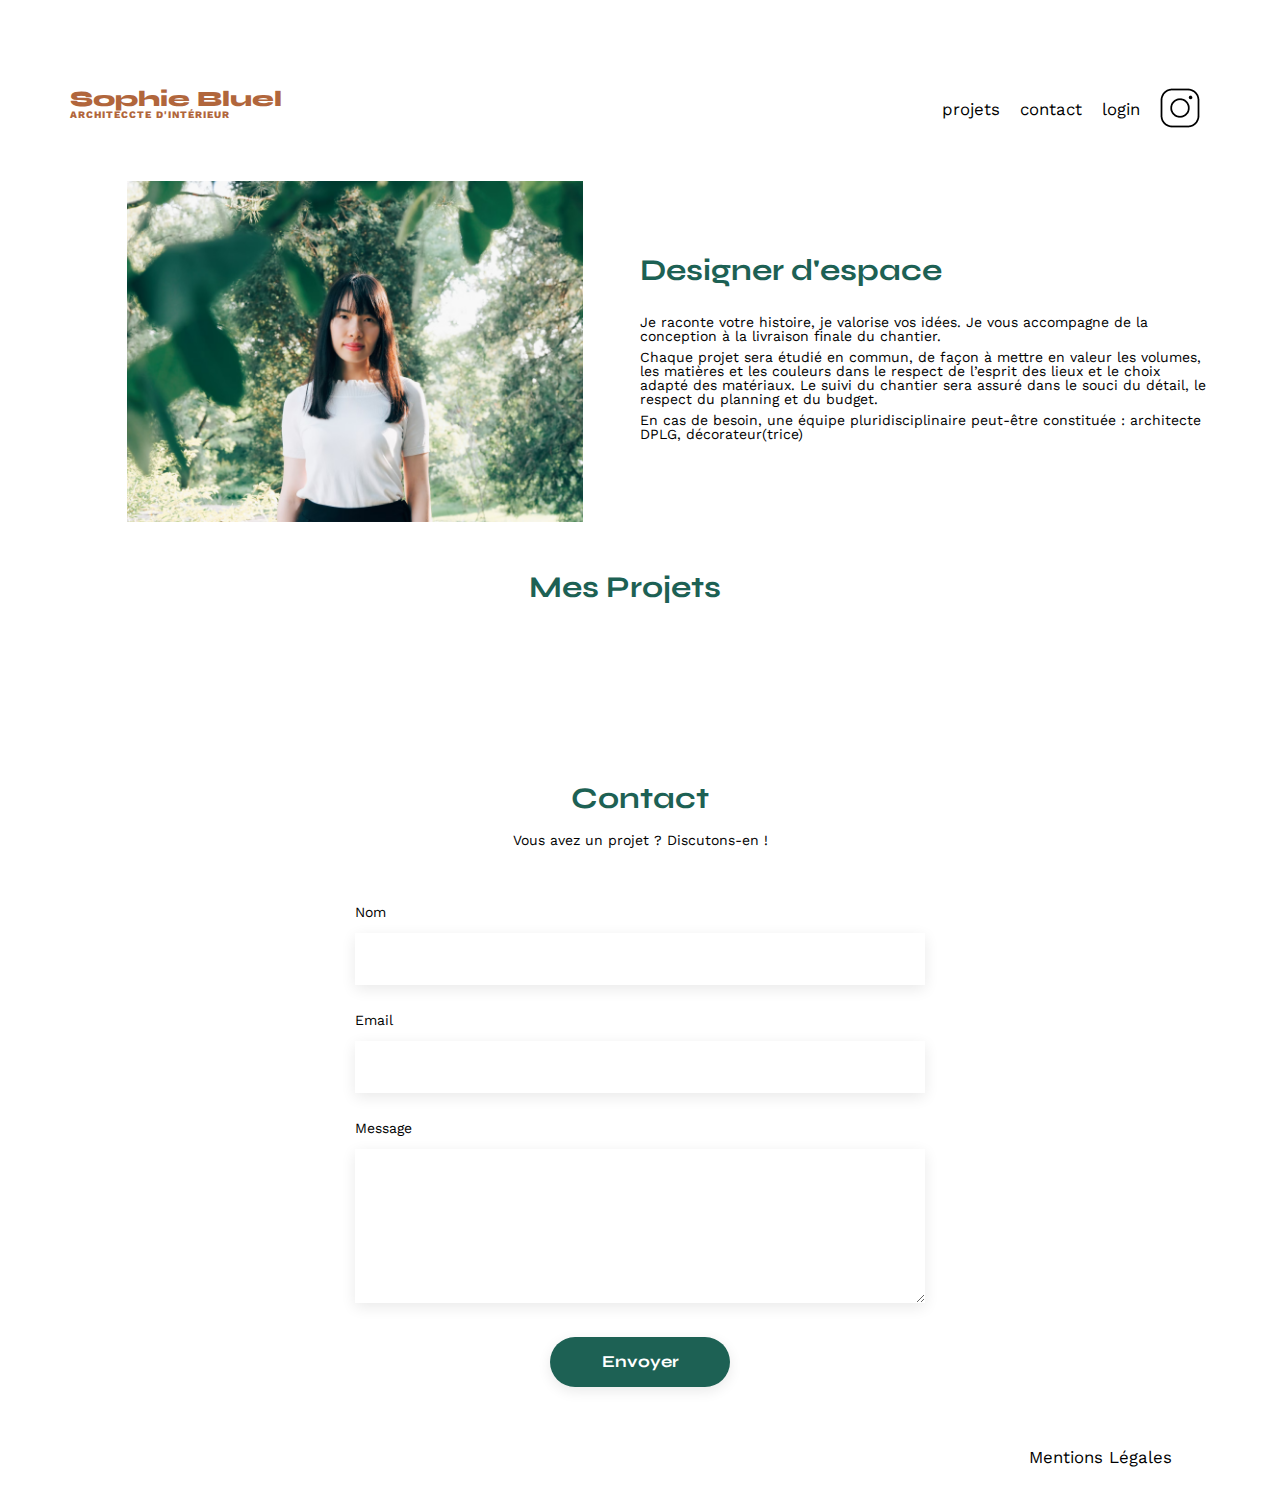
<file: FrontEnd/index.html>
<!DOCTYPE html>
<html lang="fr">
  <head>
    <meta charset="UTF-8" />
    <title>Sophie Bluel - Architecte d'intérieur</title>
    <meta name="viewport" content="width=device-width, initial-scale=1.0" />
    <link rel="preconnect" href="https://fonts.googleapis.com" />
    <link rel="preconnect" href="https://fonts.gstatic.com" crossorigin />
    <link
      href="https://fonts.googleapis.com/css2?family=Syne:wght@700;800&family=Work+Sans&display=swap"
      rel="stylesheet"
    />
    <meta name="description" content="" />
    <link
      rel="stylesheet"
      href="https://cdnjs.cloudflare.com/ajax/libs/font-awesome/6.2.1/css/all.min.css"
      integrity="sha512-MV7K8+y+gLIBoVD59lQIYicR65iaqukzvf/nwasF0nqhPay5w/9lJmVM2hMDcnK1OnMGCdVK+iQrJ7lzPJQd1w=="
      crossorigin="anonymous"
      referrerpolicy="no-referrer"
    />
    <link rel="stylesheet" href="./assets/style.css" />
  </head>
  <body>
    <header>
      <div id="edit" class="hidden">
        <button class="btn-edit pub">
          <svg
            width="19"
            height="19"
            viewBox="0 0 19 19"
            fill="none"
            xmlns="http://www.w3.org/2000/svg"
          >
            <path
              d="M8.90827 5.6194L7.0677 7.45996C6.3896 8.13807 5.70762 8.81617 5.03339 9.50203C4.87452 9.66477 4.7544 9.88177 4.7079 10.0949C4.46378 11.2147 4.22741 12.3346 3.99104 13.4544L3.8593 14.0744C3.7973 14.3766 3.87867 14.6789 4.08404 14.8842C4.24291 15.0431 4.46378 15.1322 4.69627 15.1322C4.76214 15.1322 4.82802 15.1245 4.89389 15.1129L5.57587 14.9695C6.66084 14.7409 7.74968 14.5084 8.83465 14.2836C9.08652 14.2294 9.29963 14.117 9.48175 13.9349C12.5274 10.8854 15.5731 7.8397 18.6187 4.79792C18.8435 4.57318 18.9675 4.30581 18.9985 3.97645C19.0023 3.9222 18.9985 3.86795 18.9868 3.81758C18.9675 3.74008 18.952 3.65871 18.9326 3.58121C18.89 3.38359 18.8435 3.15885 18.7505 2.94185C18.1809 1.63989 17.2354 0.709921 15.9412 0.186812C15.6816 0.0821901 15.4065 0.0473162 15.1662 0.0163172L15.1003 0.00856739C14.7516 -0.0340563 14.4339 0.0821901 14.1587 0.361182C12.415 2.11263 10.6597 3.86795 8.90827 5.6194ZM14.9725 0.942414C14.9802 0.942414 14.9841 0.942414 14.9918 0.942414L15.0577 0.950164C15.2592 0.973413 15.4452 0.996662 15.5924 1.05866C16.6464 1.4849 17.4214 2.24437 17.8903 3.31384C17.9445 3.43784 17.9794 3.59671 18.0142 3.76333C18.0259 3.82533 18.0414 3.88732 18.053 3.94932C18.0375 4.01907 18.0104 4.06557 17.9561 4.11594C14.9066 7.15772 11.8609 10.2073 8.81527 13.2529C8.7649 13.3033 8.7184 13.3265 8.64865 13.342C7.55981 13.5707 6.47484 13.7993 5.386 14.0279L4.81252 14.148L4.92102 13.6404C5.15738 12.5244 5.39375 11.4046 5.63399 10.2886C5.64174 10.2538 5.67274 10.1995 5.70762 10.1608C6.38185 9.47878 7.05608 8.80067 7.73418 8.12644L9.57475 6.28588C11.3301 4.53055 13.0854 2.77523 14.8368 1.01604C14.9105 0.954039 14.9453 0.942414 14.9725 0.942414Z"
              fill="white"
            />
            <path
              d="M1.50733 4.22446H8.27287C8.53637 4.22446 8.74949 4.01134 8.74949 3.74785C8.74949 3.48436 8.53637 3.27124 8.27287 3.27124H1.50733C0.67423 3.27124 0 3.94934 0 4.77857V17.4649C0 18.298 0.678105 18.9723 1.50733 18.9723H14.1898C15.0229 18.9723 15.6971 18.2942 15.6971 17.4649V10.9745C15.6971 10.711 15.484 10.4979 15.2205 10.4979C14.957 10.4979 14.7439 10.711 14.7439 10.9745V17.4649C14.7439 17.7711 14.4921 18.0229 14.1859 18.0229H1.50733C1.20121 18.0229 0.949346 17.7711 0.949346 17.4649V4.78244C0.949346 4.47633 1.20121 4.22446 1.50733 4.22446Z"
              fill="white"
            />
          </svg>
          Mode édition
        </button>
        <button class="btn-edit publier">publier les changements</button>
      </div>
      <h1 class="title-home">
        Sophie Bluel <span>ARCHITECCTE D'INTÉRIEUR</span>
      </h1>
      <nav class="nav-home">
        <ul>
          <a href="#gallery"><li>projets</li></a>
          <a href="#contact"><li>contact</li></a>
          <li><a id="loginLink">login</a></li>
          <li><img src="./assets/icons/instagram.png" alt="Instagram" /></li>
        </ul>
      </nav>
    </header>
    <main>
      <section id="introduction">
        <figure>
          <img src="./assets/images/sophie-bluel.png" alt="" />
          <button id="btn1" class="hidden">
            <svg
              width="19"
              height="19"
              viewBox="0 0 19 19"
              fill="none"
              xmlns="http://www.w3.org/2000/svg"
            >
              <path
                d="M8.90827 5.6194L7.0677 7.45996C6.3896 8.13807 5.70762 8.81617 5.03339 9.50203C4.87452 9.66477 4.7544 9.88177 4.7079 10.0949C4.46378 11.2147 4.22741 12.3346 3.99104 13.4544L3.8593 14.0744C3.7973 14.3766 3.87867 14.6789 4.08404 14.8842C4.24291 15.0431 4.46378 15.1322 4.69627 15.1322C4.76214 15.1322 4.82802 15.1245 4.89389 15.1129L5.57587 14.9695C6.66084 14.7409 7.74968 14.5084 8.83465 14.2836C9.08652 14.2294 9.29963 14.117 9.48175 13.9349C12.5274 10.8854 15.5731 7.8397 18.6187 4.79792C18.8435 4.57318 18.9675 4.30581 18.9985 3.97645C19.0023 3.9222 18.9985 3.86795 18.9868 3.81758C18.9675 3.74008 18.952 3.65871 18.9326 3.58121C18.89 3.38359 18.8435 3.15885 18.7505 2.94185C18.1809 1.63989 17.2354 0.709921 15.9412 0.186812C15.6816 0.0821901 15.4065 0.0473162 15.1662 0.0163172L15.1003 0.00856739C14.7516 -0.0340563 14.4339 0.0821901 14.1587 0.361182C12.415 2.11263 10.6597 3.86795 8.90827 5.6194ZM14.9725 0.942414C14.9802 0.942414 14.9841 0.942414 14.9918 0.942414L15.0577 0.950164C15.2592 0.973413 15.4452 0.996662 15.5924 1.05866C16.6464 1.4849 17.4214 2.24437 17.8903 3.31384C17.9445 3.43784 17.9794 3.59671 18.0142 3.76333C18.0259 3.82533 18.0414 3.88732 18.053 3.94932C18.0375 4.01907 18.0104 4.06557 17.9561 4.11594C14.9066 7.15772 11.8609 10.2073 8.81527 13.2529C8.7649 13.3033 8.7184 13.3265 8.64865 13.342C7.55981 13.5707 6.47484 13.7993 5.386 14.0279L4.81252 14.148L4.92102 13.6404C5.15738 12.5244 5.39375 11.4046 5.63399 10.2886C5.64174 10.2538 5.67274 10.1995 5.70762 10.1608C6.38185 9.47878 7.05608 8.80067 7.73418 8.12644L9.57475 6.28588C11.3301 4.53055 13.0854 2.77523 14.8368 1.01604C14.9105 0.954039 14.9453 0.942414 14.9725 0.942414Z"
                fill="black"
              />
              <path
                d="M1.50733 4.22446H8.27287C8.53637 4.22446 8.74949 4.01134 8.74949 3.74785C8.74949 3.48436 8.53637 3.27124 8.27287 3.27124H1.50733C0.67423 3.27124 0 3.94934 0 4.77857V17.4649C0 18.298 0.678105 18.9723 1.50733 18.9723H14.1898C15.0229 18.9723 15.6971 18.2942 15.6971 17.4649V10.9745C15.6971 10.711 15.484 10.4979 15.2205 10.4979C14.957 10.4979 14.7439 10.711 14.7439 10.9745V17.4649C14.7439 17.7711 14.4921 18.0229 14.1859 18.0229H1.50733C1.20121 18.0229 0.949346 17.7711 0.949346 17.4649V4.78244C0.949346 4.47633 1.20121 4.22446 1.50733 4.22446Z"
                fill="black"
              />
            </svg>
            modifier
          </button>
        </figure>
        <article>
          <h2>Designer d'espace</h2>
          <p>
            Je raconte votre histoire, je valorise vos idées. Je vous accompagne
            de la conception à la livraison finale du chantier.
          </p>
          <p>
            Chaque projet sera étudié en commun, de façon à mettre en valeur les
            volumes, les matières et les couleurs dans le respect de l’esprit
            des lieux et le choix adapté des matériaux. Le suivi du chantier
            sera assuré dans le souci du détail, le respect du planning et du
            budget.
          </p>
          <p>
            En cas de besoin, une équipe pluridisciplinaire peut-être constituée
            : architecte DPLG, décorateur(trice)
          </p>
        </article>
      </section>
      <section id="portfolio">
        <div class="edit-contain">
          <h2>Mes Projets</h2>
          <a href="#modal1"
            ><button id="btn-edit" class="hidden">
              <svg
                width="19"
                height="19"
                viewBox="0 0 19 19"
                fill="none"
                xmlns="http://www.w3.org/2000/svg"
              >
                <path
                  d="M8.90827 5.6194L7.0677 7.45996C6.3896 8.13807 5.70762 8.81617 5.03339 9.50203C4.87452 9.66477 4.7544 9.88177 4.7079 10.0949C4.46378 11.2147 4.22741 12.3346 3.99104 13.4544L3.8593 14.0744C3.7973 14.3766 3.87867 14.6789 4.08404 14.8842C4.24291 15.0431 4.46378 15.1322 4.69627 15.1322C4.76214 15.1322 4.82802 15.1245 4.89389 15.1129L5.57587 14.9695C6.66084 14.7409 7.74968 14.5084 8.83465 14.2836C9.08652 14.2294 9.29963 14.117 9.48175 13.9349C12.5274 10.8854 15.5731 7.8397 18.6187 4.79792C18.8435 4.57318 18.9675 4.30581 18.9985 3.97645C19.0023 3.9222 18.9985 3.86795 18.9868 3.81758C18.9675 3.74008 18.952 3.65871 18.9326 3.58121C18.89 3.38359 18.8435 3.15885 18.7505 2.94185C18.1809 1.63989 17.2354 0.709921 15.9412 0.186812C15.6816 0.0821901 15.4065 0.0473162 15.1662 0.0163172L15.1003 0.00856739C14.7516 -0.0340563 14.4339 0.0821901 14.1587 0.361182C12.415 2.11263 10.6597 3.86795 8.90827 5.6194ZM14.9725 0.942414C14.9802 0.942414 14.9841 0.942414 14.9918 0.942414L15.0577 0.950164C15.2592 0.973413 15.4452 0.996662 15.5924 1.05866C16.6464 1.4849 17.4214 2.24437 17.8903 3.31384C17.9445 3.43784 17.9794 3.59671 18.0142 3.76333C18.0259 3.82533 18.0414 3.88732 18.053 3.94932C18.0375 4.01907 18.0104 4.06557 17.9561 4.11594C14.9066 7.15772 11.8609 10.2073 8.81527 13.2529C8.7649 13.3033 8.7184 13.3265 8.64865 13.342C7.55981 13.5707 6.47484 13.7993 5.386 14.0279L4.81252 14.148L4.92102 13.6404C5.15738 12.5244 5.39375 11.4046 5.63399 10.2886C5.64174 10.2538 5.67274 10.1995 5.70762 10.1608C6.38185 9.47878 7.05608 8.80067 7.73418 8.12644L9.57475 6.28588C11.3301 4.53055 13.0854 2.77523 14.8368 1.01604C14.9105 0.954039 14.9453 0.942414 14.9725 0.942414Z"
                  fill="black"
                />
                <path
                  d="M1.50733 4.22446H8.27287C8.53637 4.22446 8.74949 4.01134 8.74949 3.74785C8.74949 3.48436 8.53637 3.27124 8.27287 3.27124H1.50733C0.67423 3.27124 0 3.94934 0 4.77857V17.4649C0 18.298 0.678105 18.9723 1.50733 18.9723H14.1898C15.0229 18.9723 15.6971 18.2942 15.6971 17.4649V10.9745C15.6971 10.711 15.484 10.4979 15.2205 10.4979C14.957 10.4979 14.7439 10.711 14.7439 10.9745V17.4649C14.7439 17.7711 14.4921 18.0229 14.1859 18.0229H1.50733C1.20121 18.0229 0.949346 17.7711 0.949346 17.4649V4.78244C0.949346 4.47633 1.20121 4.22446 1.50733 4.22446Z"
                  fill="black"
                />
              </svg>
              modifier
            </button>
          </a>

          <aside id="modal1" class="hidden">
            <div class="modal-wrapper">
              <i class="fa-solid fa-xmark close"></i>
              <h3>Galerie photo</h3>
              <div class="gallery-modal" id="gallery-modal"></div>
              <div class="line"></div>
              <a href="#modal2"
                ><button id="btn-add-img" class="add-img">
                  Ajouter une photo
                </button></a
              >
              <button class="remove-gallery">Supprimer la galerie</button>
            </div>
          </aside>

          <aside id="modal2" class="hidden">
            <div class="modal-wrapper">
              <div class="btn-modal">
                <i class="fa-solid fa-arrow-left-long arrow-left"></i>
                <i class="fa-solid fa-xmark close"></i>
              </div>
              <h3>Ajout photo</h3>
              <div class="frame-addImg">
                <img
                  src="../FrontEnd/assets/icons/picture-svgrepo-com 1.svg"
                  alt="img"
                />
                <button class="btn-addImg">+ Ajouter photo</button>
                <p class="format">jpg, png : 4mo max</p>
              </div>
              <form class="form2">
                <div class="form-group">
                  <label for="inputTitre">Titre</label>
                  <input type="text" id="inputTitre" name="titre" />
                </div>
                <div class="form-group">
                  <label for="selectCategorie">Catégorie</label>
                  <select id="selectCategorie" name="categorie"></select>
                  <button type="button" class="validate">Valider</button>
                  <p id="error-message" class="error-message">
                    Le formulaire n'est pas correctement rempli
                  </p>
                </div>
              </form>
              <div class="line"></div>
            </div>
          </aside>
        </div>
        <div id="filter" class="flex-important"></div>
        <div id="gallery"></div>
      </section>
      <section class="form">
        <h2 id="contact">Contact</h2>
        <p>Vous avez un projet ? Discutons-en !</p>
        <form action="#" method="post">
          <label for="name">Nom</label>
          <input type="text" name="name" id="name" />
          <label for="email">Email</label>
          <input type="email" name="email" id="email" />
          <label for="message">Message</label>
          <textarea name="message" id="message" cols="30" rows="10"></textarea>
          <input type="submit" value="Envoyer" />
        </form>
      </section>
    </main>

    <footer>
      <nav>
        <ul>
          <li>Mentions Légales</li>
        </ul>
      </nav>
    </footer>
    <script src="script.js"></script>
    <script src="./log/signUp.js"></script>
  </body>
</html>
</file>
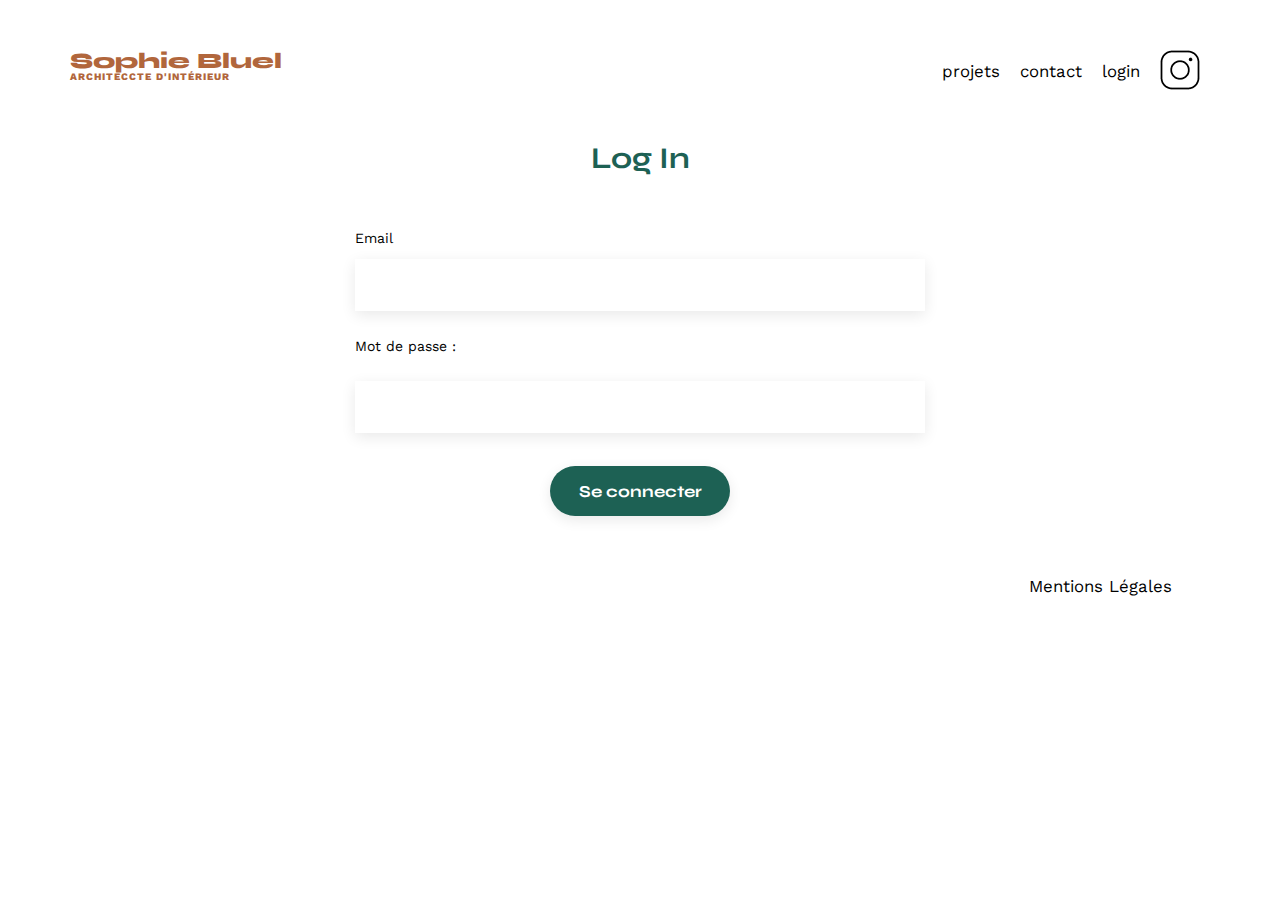
<file: FrontEnd/log/log.html>
<!DOCTYPE html>
<html lang="fr">
  <head>
    <meta charset="UTF-8" />
    <title>Sophie Bluel - Connexion</title>
    <meta name="viewport" content="width=device-width, initial-scale=1.0" />
    <link rel="preconnect" href="https://fonts.googleapis.com" />
    <link rel="preconnect" href="https://fonts.gstatic.com" crossorigin />
    <link
      href="https://fonts.googleapis.com/css2?family=Syne:wght@700;800&family=Work+Sans&display=swap"
      rel="stylesheet"
    />
    <meta name="description" content="" />
    <link rel="stylesheet" href="../assets/style.css" />
  </head>

  <body>
    <header>
      <h1>Sophie Bluel <span>ARCHITECCTE D'INTÉRIEUR</span></h1>
      <nav>
        <ul>
          <li>projets</li>
          <li>contact</li>
          <li>login</li>
          <li><img src="../assets/icons/instagram.png" alt="Instagram" /></li>
        </ul>
      </nav>
    </header>

    <main>
      <section class="form">
        <h2>Log In</h2>
        <form id="myForm">
          <label for="email">Email</label>
          <input type="email" name="email" id="email" />
          <label for="password" class="form-label">Mot de passe :</label><br />
          <input
            type="password"
            id="password"
            name="password"
            class="form-control"
            required
          />
          <input type="submit" value="Se connecter" />
        </form>
        <div id="error-message"></div>
      </section>
    </main>

    <footer>
      <nav>
        <ul>
          <li>Mentions Légales</li>
        </ul>
      </nav>
    </footer>
  </body>

  <script src="./signUp.js"></script>
</html>
</file>
<file: FrontEnd/assets/style.css>
/* http://meyerweb.com/eric/tools/css/reset/
   v2.0 | 20110126
   License: none (public domain)
*/

html,
body,
div,
span,
applet,
object,
iframe,
h1,
h2,
h3,
h4,
h5,
h6,
p,
blockquote,
pre,
a,
abbr,
acronym,
address,
big,
cite,
code,
del,
dfn,
em,
img,
ins,
kbd,
q,
s,
samp,
small,
strike,
strong,
sub,
sup,
tt,
var,
b,
u,
i,
center,
dl,
dt,
dd,
ol,
ul,
li,
fieldset,
form,
label,
legend,
table,
caption,
tbody,
tfoot,
thead,
tr,
th,
td,
article,
aside,
canvas,
details,
embed,
figure,
figcaption,
footer,
header,
hgroup,
menu,
nav,
output,
ruby,
section,
summary,
time,
mark,
audio,
video {
  margin: 0;
  padding: 0;
  border: 0;
  font-size: 100%;
  font: inherit;
  vertical-align: baseline;
}
/* HTML5 display-role reset for older browsers */
article,
aside,
details,
figcaption,
figure,
footer,
header,
hgroup,
menu,
nav,
section {
  display: block;
}
body {
  line-height: 1;
}
ol,
ul {
  list-style: none;
}
blockquote,
q {
  quotes: none;
}
blockquote:before,
blockquote:after,
q:before,
q:after {
  content: "";
  content: none;
}
table {
  border-collapse: collapse;
  border-spacing: 0;
}
/** end reset css**/
body {
  max-width: 1140px;
  margin: auto;
  font-family: "Work Sans";
  font-size: 14px;
}
header {
  display: flex;
  justify-content: space-between;
  margin: 50px 0;
}
section {
  margin: 50px 0;
}

h1 {
  display: flex;
  flex-direction: column;
  font-family: "Syne";
  font-size: 22px;
  font-weight: 800;
  color: #b1663c;
}

h1 > span {
  font-family: "Work Sans";
  font-size: 10px;
  letter-spacing: 0.1em;
}

h2 {
  font-family: "Syne";
  font-weight: 700;
  font-size: 30px;
  color: #1d6154;
}
nav ul {
  display: flex;
  align-items: center;
  list-style-type: none;
}
nav li {
  padding: 0 10px;
  font-size: 1.2em;
}

li:hover {
  color: #b1663c;
}

li a {
  text-decoration: none;
  color: black;
}

li a:hover {
  color: #b1663c;
}

#introduction {
  display: flex;
  align-items: center;
}
#introduction figure {
  flex: 1;
}
#introduction img {
  display: block;
  margin: auto;
  width: 80%;
}

#introduction article {
  flex: 1;
}
#introduction h2 {
  margin-bottom: 1em;
}

#introduction p {
  margin-bottom: 0.5em;
}
#portfolio h2 {
  text-align: center;
  margin-bottom: 1em;
}
#gallery {
  width: 100%;
  display: grid;
  grid-template-columns: 1fr 1fr 1fr;
  grid-column-gap: 20px;
  grid-row-gap: 20px;
}

#gallery img {
  width: 100%;
}
.form {
  width: 50%;
  margin: auto;
}
.form > * {
  text-align: center;
}
.form h2 {
  margin-bottom: 20px;
}
.form form {
  text-align: left;
  margin-top: 30px;
  display: flex;
  flex-direction: column;
}

.form input {
  height: 50px;
  font-size: 1.2em;
  border: none;
  box-shadow: 0px 4px 14px rgba(0, 0, 0, 0.09);
}
.form label {
  margin: 2em 0 1em 0;
}
.form textarea {
  border: none;
  box-shadow: 0px 4px 14px rgba(0, 0, 0, 0.09);
}

input[type="submit"] {
  font-family: "Syne";
  font-weight: 700;
  color: white;
  background-color: #1d6154;
  margin: 2em auto;
  width: 180px;
  text-align: center;
  border-radius: 60px;
}

footer nav ul {
  display: flex;
  justify-content: flex-end;
  margin: 2em;
}

/* Add css Filter */

.flex-important {
  margin: 51px 0 50px 0;
  display: flex !important;
  gap: 10px;
  justify-content: center;
  align-items: center;
}

button {
  height: 37px;
  min-width: 100px;
  left: 427px;
  top: 812px;
  border-radius: 60px;
  color: #1d6154;
  background-color: white;
  border: solid 1px #1d6154;
  cursor: pointer;
}

/* button:hover {
	background-color: #1d6154;
	color: white;
  } */

.selected {
  background-color: #1d6154;
  color: white;
}

/*  */

#error-message {
  color: red;
}

.hidden {
  display: none;
}

/* Edit form */

/*  edit-btn */

.edit {
  background-color: black;
  height: 60px;
  width: 100%;
  position: absolute;
  top: 0;
  left: 0;
  display: flex;
  justify-content: center;
  gap: 15px;
}

.title-home,
.nav-home {
  margin-top: 38px;
}

.nav-home a {
  text-decoration: none;
  color: black;
}

.btn-edit {
  border: none;
  display: flex;
  align-items: center;
  margin-top: 13px;
  gap: 8px;
}

.btn-edit1 {
  border: none;
  margin-top: 13px;
  margin-left: 7%;
}

.pub,
#btn1,
#btn-edit {
  cursor: pointer;
}

.btn-edit img {
  height: 20px;
}

.pub {
  background-color: black;
  color: white;
}

.btn-edit.publier {
  color: black;
  background: #ffffff;
  border-radius: 60px;
  width: 216px;
  display: flex;
  justify-content: center;
  align-items: center;
}

.edit-contain {
  display: flex;
  justify-content: center;
  gap: 31px;
  align-items: center;
}

.edit-contain .btn-edit {
  margin-top: -28px;
}

/****** Modal  **********/

.edit-img {
  cursor: pointer;
}

a {
  text-decoration: none;
}

.modal-wrapper {
  position: fixed;
  width: 630px;
  height: 750px;
  left: 50%;
  top: 50%;
  transform: translate(-50%, -50%);
  background: #ffffff;
  border-radius: 10px;
  display: flex;
  justify-content: center;
  border: solid 2px black;
}

h3 {
  position: absolute;
  font-family: "Work Sans";
  font-style: normal;
  font-weight: 400;
  font-size: 26px;
  line-height: 30px;
  text-align: center;
  margin-top: 60px;
  color: #000000;
}

.close {
  color: #000000;
  position: absolute;
  margin-top: 32px;
  margin-left: 582px;
  cursor: pointer;
}

.modal-wrapper #gallery-modal {
  display: grid;
  grid-template-columns: 1fr 1fr 1fr 1fr 1fr;
  grid-column-gap: 7.49px;
  grid-row-gap: 7.49px;
  margin-left: 105px;
  margin-right: 105px;
  margin-top: 136px;
  margin-bottom: 229px;
}

.modal-wrapper #gallery-modal img {
  width: 78px;
  height: 104px;
  object-fit: cover;
}

.line {
  margin-top: 569px;
  position: absolute;
  width: 420px;
  height: 0px;
  border: 1px solid #b3b3b3;
}

.add-img {
  position: absolute;
  width: 237px;
  height: 36px;
  background: #1d6154;
  font-family: "Syne";
  font-style: normal;
  font-weight: 700;
  font-size: 14px;
  line-height: 17px;
  text-align: center;
  color: #ffffff;
  left: 50%;
  transform: translateX(-50%);
  top: 617px;
  cursor: pointer;
}

.remove-gallery {
  position: absolute;
  width: 230px;
  height: 17px;
  font-family: "Syne";
  font-style: normal;
  font-weight: 400;
  font-size: 14px;
  line-height: 17px;
  text-align: center;
  color: #d65353;
  left: 50%;
  transform: translateX(-50%);
  top: 680px;
  border: none;
}

.modal-wrapper #gallery-modal figcaption {
  cursor: pointer;
}

.trash-icon {
  font-size: 14px;
  color: #ffffff;
  background-color: #000000;
  padding: 4px;
  border-radius: 2px;
  cursor: pointer;
}

.modal-wrapper #gallery-modal .image-container {
  position: relative;
}

.modal-wrapper #gallery-modal .trash-icon {
  position: absolute;
  top: 5px;
  right: 5px;
}

.modal-wrapper #gallery-modal .arrows-icon {
  position: absolute;
  top: 5px;
  right: 25px;
}

.arrows-icon {
  font-size: 14px;
  color: #ffffff;
  background-color: #000000;
  padding: 4px;
  margin-right: 5px;
  border-radius: 2px;
  cursor: pointer;
}

/* Modal2 */

.btn-modal {
  display: flex;
  justify-content: space-around;
}

.btn-modal .close {
  margin-left: 1020px;
}

.arrow-left {
  color: #000000;
  position: absolute;
  margin-top: 32px;
  margin-right: 150px;
  cursor: pointer;
}

.frame-addImg {
  background-color: #e8f1f6;
  border: solid 1px #e8f1f6;
  width: 420px;
  height: 169px;
  border-radius: 10px;
  position: absolute;
  margin-top: 210px;
  left: 50%;
  transform: translate(-50%, -50%);
  display: flex;
  flex-direction: column;
  margin-bottom: 30px;
}

.frame-addImg img {
  width: 58px;
  height: 58px;
  margin: 22px auto 15px auto;
}

.btn-addImg {
  border-radius: 50px;
  background: #cbd6dc;
  width: 170px;
  height: 36px;
  margin: 0 auto 7px auto;
  border: solid 1px #cbd6dc;
  color: #306685;
  text-align: center;
  font-size: 14px;
  font-family: "Work Sans";
  font-style: normal;
  font-weight: 500;
  line-height: normal;
  cursor: pointer;
}

.format {
  color: #444;
  text-align: center;
  font-size: 10px;
  font-family: "Work Sans";
  font-style: normal;
  font-weight: 400;
  line-height: normal;
}

.form2 {
  margin-top: 330px;
}

.form-group {
  display: flex;
  flex-direction: column;
  gap: 10px;
}

.form-group input,
select {
  margin-bottom: 21px;
  width: 420px;
  height: 51px;
  background: #fff;
  box-shadow: 0px 4px 14px 0px rgba(0, 0, 0, 0.09);
  border: none;
}

.form-group label {
  color: #3d3d3d;
  font-size: 14px;
  font-family: "Work Sans";
  font-style: normal;
  font-weight: 500;
  line-height: normal;
}

.form-group input[type="text"] {
  color: #444;
  font-size: 14px;
  font-family: "Work Sans";
  font-style: normal;
  font-weight: 400;
  line-height: normal;
  padding-left: 16px;
}

.form-group select {
  color: #444;
  font-size: 14px;
  font-family: "Work Sans";
  font-style: normal;
  font-weight: 400;
  line-height: normal;
  padding-left: 16px;
}

.validate {
  margin-top: 80px;
  margin-left: auto;
  margin-right: auto;
  width: 237px;
  height: 36px;
  border-radius: 60px;
  background: #a7a7a7;
  color: white;
  border: #a7a7a7 solid 1px;
  color: #fff;
  text-align: center;
  font-size: 14px;
  font-family: "Syne";
  font-style: normal;
  font-weight: 700;
  line-height: normal;
}

.validate:hover {
  background: #1d6154;
}

.selectedImg {
  width: 129px !important;
  height: 168px !important;
  margin: 0 auto 0 auto !important;
}

.error-message {
  display: none;
  text-align: center;
  margin-top: 10px;
}
</file>
